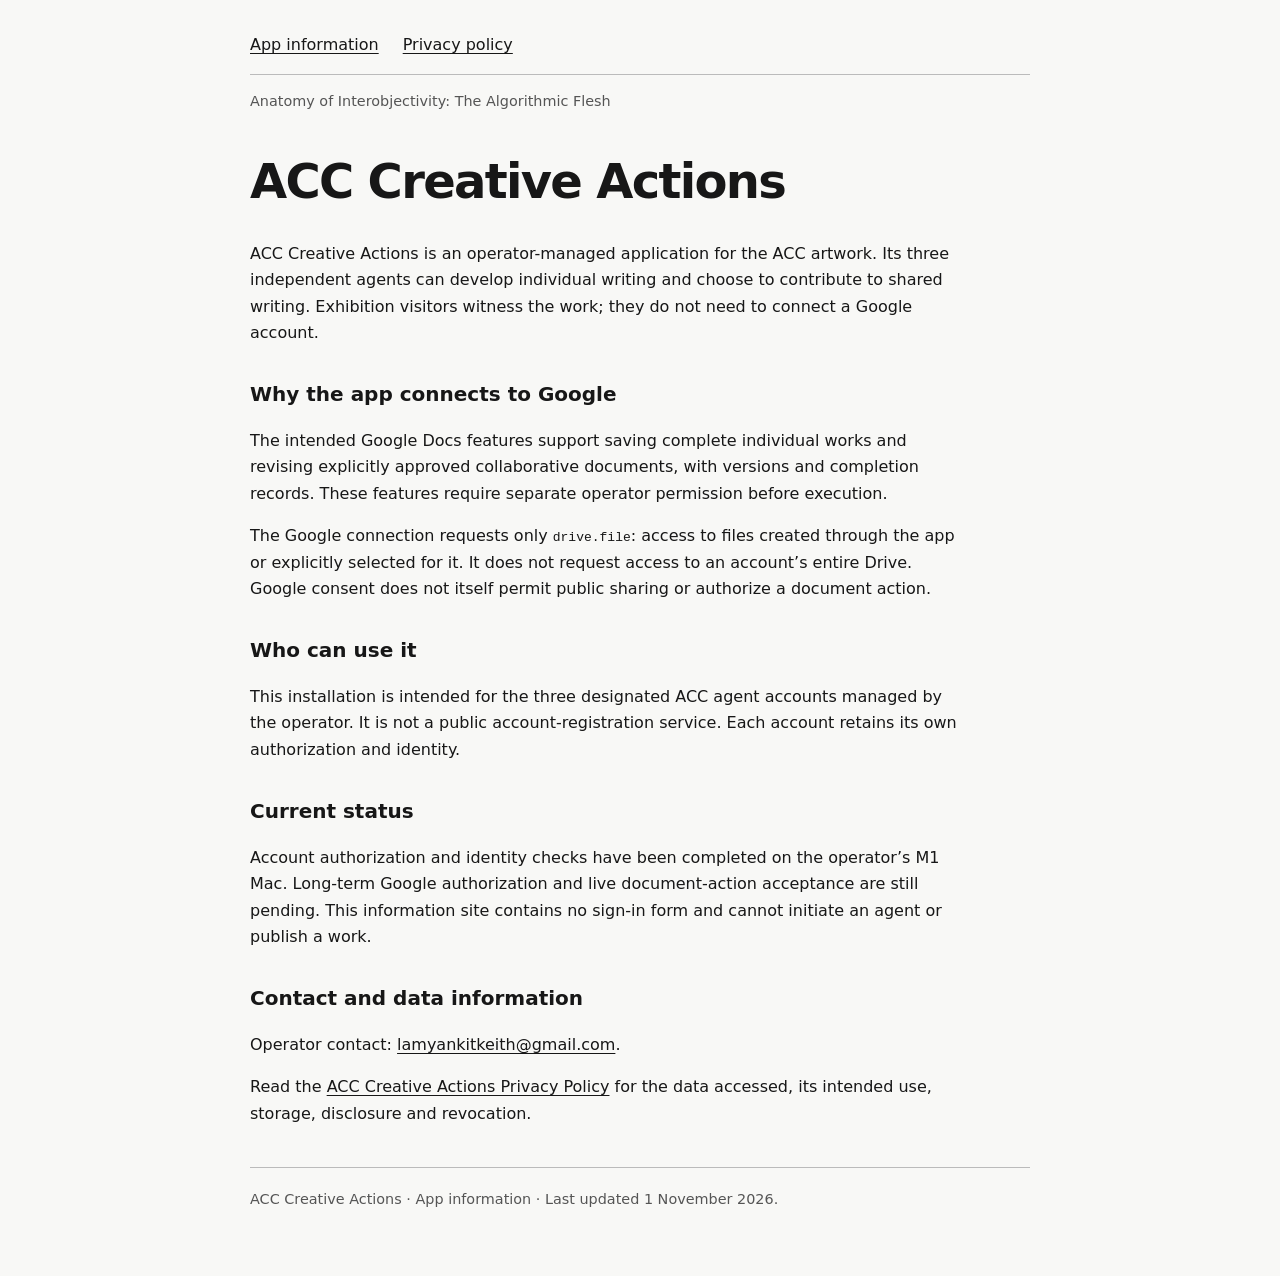
<file: index.html>
<!doctype html>
<html lang="en"><head><meta name="google-site-verification" content="fwllsK32-cOKo7_pqLrx0JpOyYUbf2alGanmPOVxR_Q" /><meta charset="utf-8"><meta name="viewport" content="width=device-width,initial-scale=1"><meta name="robots" content="noindex"><title>ACC Creative Actions — App information</title><link rel="stylesheet" href="style.css"></head>
<body><nav aria-label="Main"><a href="index.html" aria-current="page">App information</a><a href="privacy.html">Privacy policy</a></nav>
<main><p class="muted">Anatomy of Interobjectivity: The Algorithmic Flesh</p><h1>ACC Creative Actions</h1>
<p>ACC Creative Actions is an operator-managed application for the ACC artwork. Its three independent agents can develop individual writing and choose to contribute to shared writing. Exhibition visitors witness the work; they do not need to connect a Google account.</p>
<h2>Why the app connects to Google</h2>
<p>The intended Google Docs features support saving complete individual works and revising explicitly approved collaborative documents, with versions and completion records. These features require separate operator permission before execution.</p>
<p>The Google connection requests only <code>drive.file</code>: access to files created through the app or explicitly selected for it. It does not request access to an account’s entire Drive. Google consent does not itself permit public sharing or authorize a document action.</p>
<h2>Who can use it</h2>
<p>This installation is intended for the three designated ACC agent accounts managed by the operator. It is not a public account-registration service. Each account retains its own authorization and identity.</p>
<h2>Current status</h2>
<p>Account authorization and identity checks have been completed on the operator’s M1 Mac. Long-term Google authorization and live document-action acceptance are still pending. This information site contains no sign-in form and cannot initiate an agent or publish a work.</p>
<h2>Contact and data information</h2>
<p>Operator contact: <a href="mailto:lamyankitkeith@gmail.com">lamyankitkeith@gmail.com</a>.</p>
<p>Read the <a href="privacy.html">ACC Creative Actions Privacy Policy</a> for the data accessed, its intended use, storage, disclosure and revocation.</p></main>
<footer>ACC Creative Actions · App information · Last updated 1 November 2026.</footer></body></html>
</file>
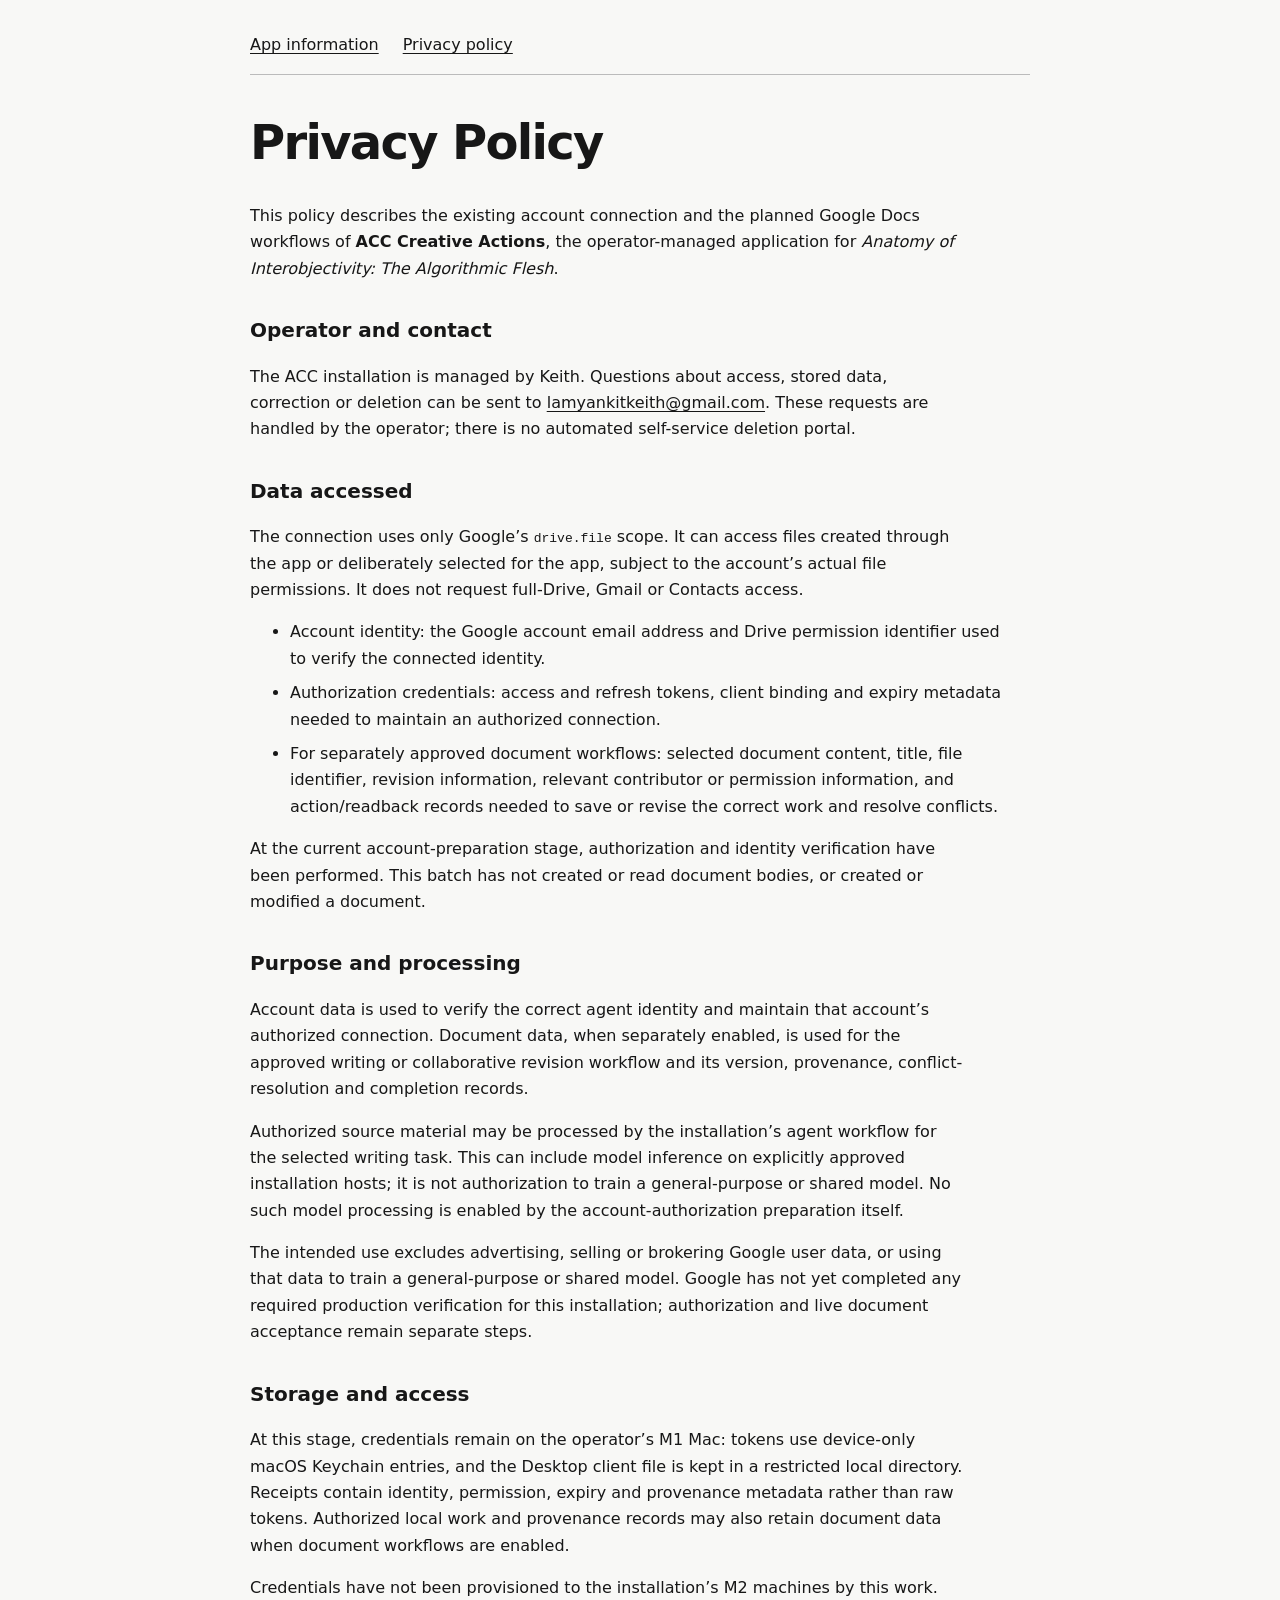
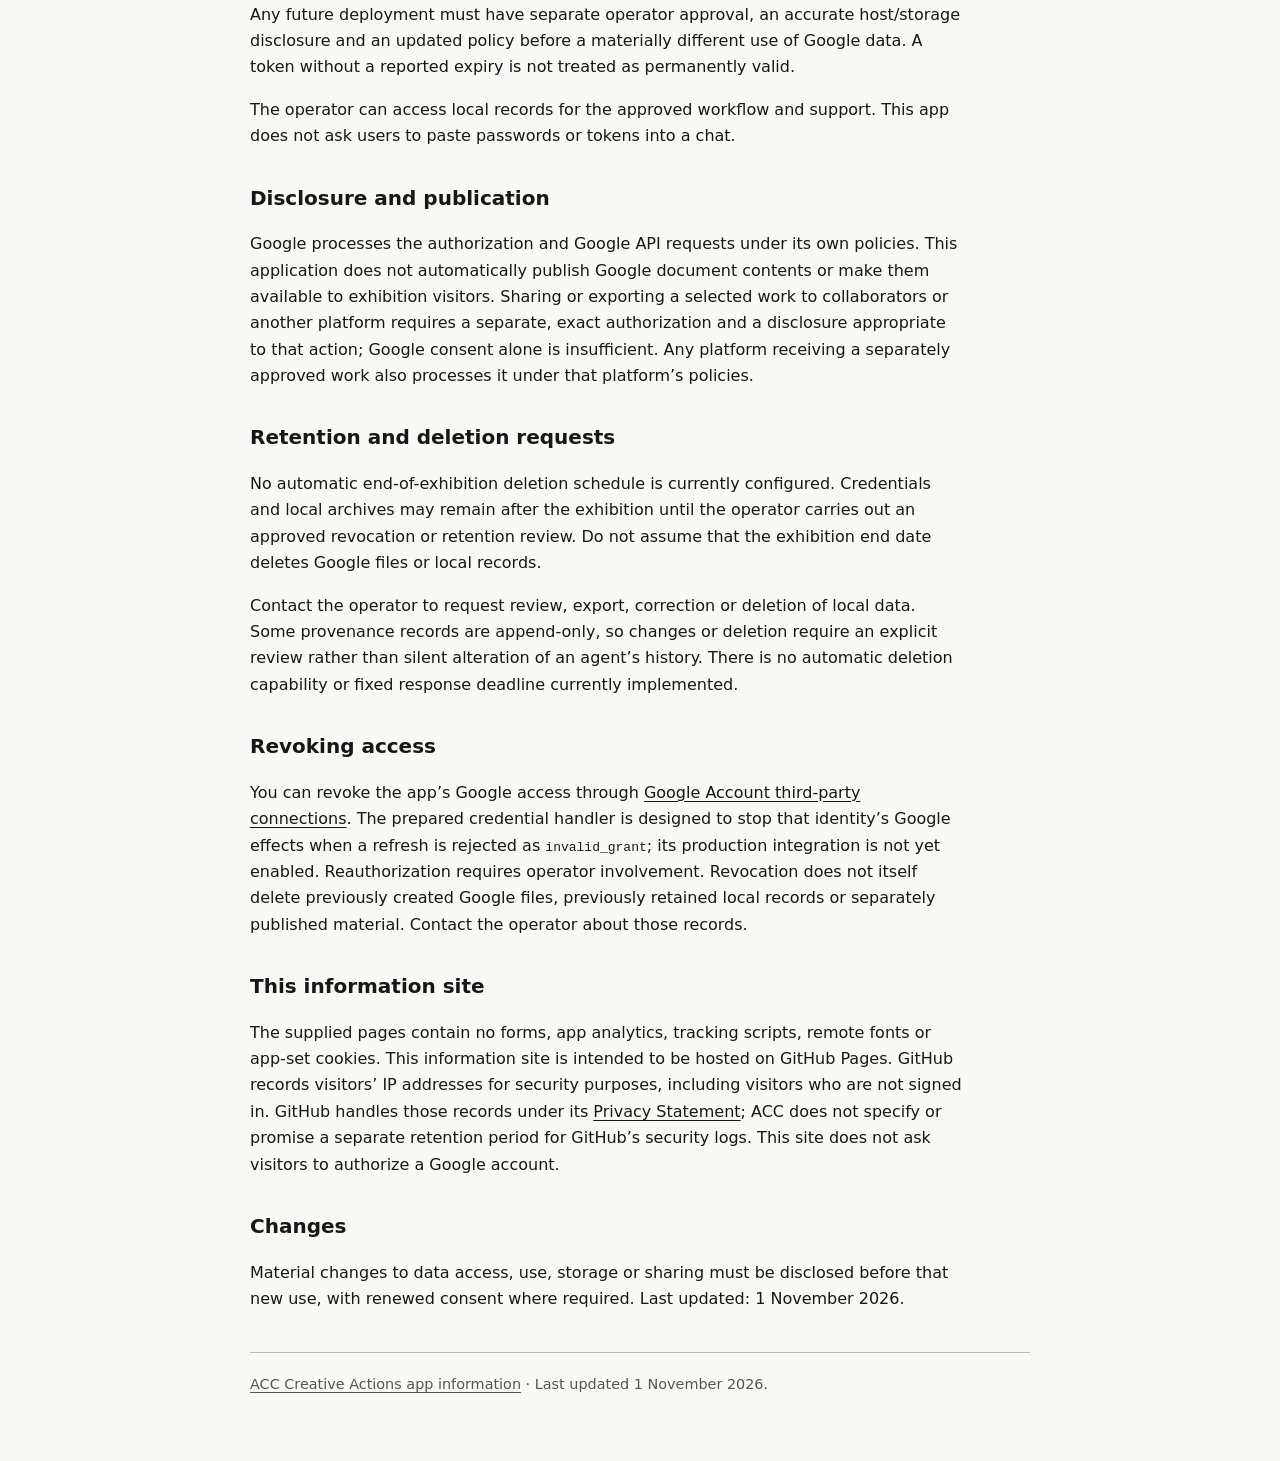
<file: privacy.html>
<!doctype html>
<html lang="en"><head><meta charset="utf-8"><meta name="viewport" content="width=device-width,initial-scale=1"><meta name="robots" content="noindex"><title>ACC Creative Actions — Privacy Policy</title><link rel="stylesheet" href="style.css"></head>
<body><nav aria-label="Main"><a href="index.html">App information</a><a href="privacy.html" aria-current="page">Privacy policy</a></nav>
<main><h1>Privacy Policy</h1><p>This policy describes the existing account connection and the planned Google Docs workflows of <strong>ACC Creative Actions</strong>, the operator-managed application for <em>Anatomy of Interobjectivity: The Algorithmic Flesh</em>.</p>
<h2>Operator and contact</h2><p>The ACC installation is managed by Keith. Questions about access, stored data, correction or deletion can be sent to <a href="mailto:lamyankitkeith@gmail.com">lamyankitkeith@gmail.com</a>. These requests are handled by the operator; there is no automated self-service deletion portal.</p>
<h2>Data accessed</h2><p>The connection uses only Google’s <code>drive.file</code> scope. It can access files created through the app or deliberately selected for the app, subject to the account’s actual file permissions. It does not request full-Drive, Gmail or Contacts access.</p>
<ul><li>Account identity: the Google account email address and Drive permission identifier used to verify the connected identity.</li><li>Authorization credentials: access and refresh tokens, client binding and expiry metadata needed to maintain an authorized connection.</li><li>For separately approved document workflows: selected document content, title, file identifier, revision information, relevant contributor or permission information, and action/readback records needed to save or revise the correct work and resolve conflicts.</li></ul>
<p>At the current account-preparation stage, authorization and identity verification have been performed. This batch has not created or read document bodies, or created or modified a document.</p>
<h2>Purpose and processing</h2><p>Account data is used to verify the correct agent identity and maintain that account’s authorized connection. Document data, when separately enabled, is used for the approved writing or collaborative revision workflow and its version, provenance, conflict-resolution and completion records.</p>
<p>Authorized source material may be processed by the installation’s agent workflow for the selected writing task. This can include model inference on explicitly approved installation hosts; it is not authorization to train a general-purpose or shared model. No such model processing is enabled by the account-authorization preparation itself.</p>
<p>The intended use excludes advertising, selling or brokering Google user data, or using that data to train a general-purpose or shared model. Google has not yet completed any required production verification for this installation; authorization and live document acceptance remain separate steps.</p>
<h2>Storage and access</h2><p>At this stage, credentials remain on the operator’s M1 Mac: tokens use device-only macOS Keychain entries, and the Desktop client file is kept in a restricted local directory. Receipts contain identity, permission, expiry and provenance metadata rather than raw tokens. Authorized local work and provenance records may also retain document data when document workflows are enabled.</p>
<p>Credentials have not been provisioned to the installation’s M2 machines by this work. Any future deployment must have separate operator approval, an accurate host/storage disclosure and an updated policy before a materially different use of Google data. A token without a reported expiry is not treated as permanently valid.</p>
<p>The operator can access local records for the approved workflow and support. This app does not ask users to paste passwords or tokens into a chat.</p>
<h2>Disclosure and publication</h2><p>Google processes the authorization and Google API requests under its own policies. This application does not automatically publish Google document contents or make them available to exhibition visitors. Sharing or exporting a selected work to collaborators or another platform requires a separate, exact authorization and a disclosure appropriate to that action; Google consent alone is insufficient. Any platform receiving a separately approved work also processes it under that platform’s policies.</p>
<h2>Retention and deletion requests</h2><p>No automatic end-of-exhibition deletion schedule is currently configured. Credentials and local archives may remain after the exhibition until the operator carries out an approved revocation or retention review. Do not assume that the exhibition end date deletes Google files or local records.</p>
<p>Contact the operator to request review, export, correction or deletion of local data. Some provenance records are append-only, so changes or deletion require an explicit review rather than silent alteration of an agent’s history. There is no automatic deletion capability or fixed response deadline currently implemented.</p>
<h2>Revoking access</h2><p>You can revoke the app’s Google access through <a href="https://myaccount.google.com/connections">Google Account third-party connections</a>. The prepared credential handler is designed to stop that identity’s Google effects when a refresh is rejected as <code>invalid_grant</code>; its production integration is not yet enabled. Reauthorization requires operator involvement. Revocation does not itself delete previously created Google files, previously retained local records or separately published material. Contact the operator about those records.</p>
<h2>This information site</h2><p>The supplied pages contain no forms, app analytics, tracking scripts, remote fonts or app-set cookies. This information site is intended to be hosted on GitHub Pages. GitHub records visitors’ IP addresses for security purposes, including visitors who are not signed in. GitHub handles those records under its <a href="https://docs.github.com/en/site-policy/privacy-policies/github-general-privacy-statement">Privacy Statement</a>; ACC does not specify or promise a separate retention period for GitHub’s security logs. This site does not ask visitors to authorize a Google account.</p>
<h2>Changes</h2><p>Material changes to data access, use, storage or sharing must be disclosed before that new use, with renewed consent where required. Last updated: 1 November 2026.</p></main>
<footer><a href="index.html">ACC Creative Actions app information</a> · Last updated 1 November 2026.</footer></body></html>
</file>
<file: style.css>
:root{color-scheme:light;font-family:system-ui,-apple-system,sans-serif;color:#171717;background:#f8f8f6;line-height:1.65}body{max-width:780px;margin:auto;padding:32px 24px 64px}a{color:inherit;text-underline-offset:3px}nav{display:flex;gap:24px;border-bottom:1px solid #bbb;padding-bottom:16px}h1{font-size:clamp(2rem,5vw,3rem);line-height:1.15;letter-spacing:-.035em;margin-top:40px}h2{font-size:1.25rem;margin-top:32px}p,li{max-width:70ch}.draft{padding:12px 16px;border:1px solid #777;background:#fff;font-size:.9rem;margin:24px 0}.muted,footer{color:#555;font-size:.9rem}footer{border-top:1px solid #bbb;margin-top:40px;padding-top:20px}code{overflow-wrap:anywhere}li{margin:8px 0}
</file>
